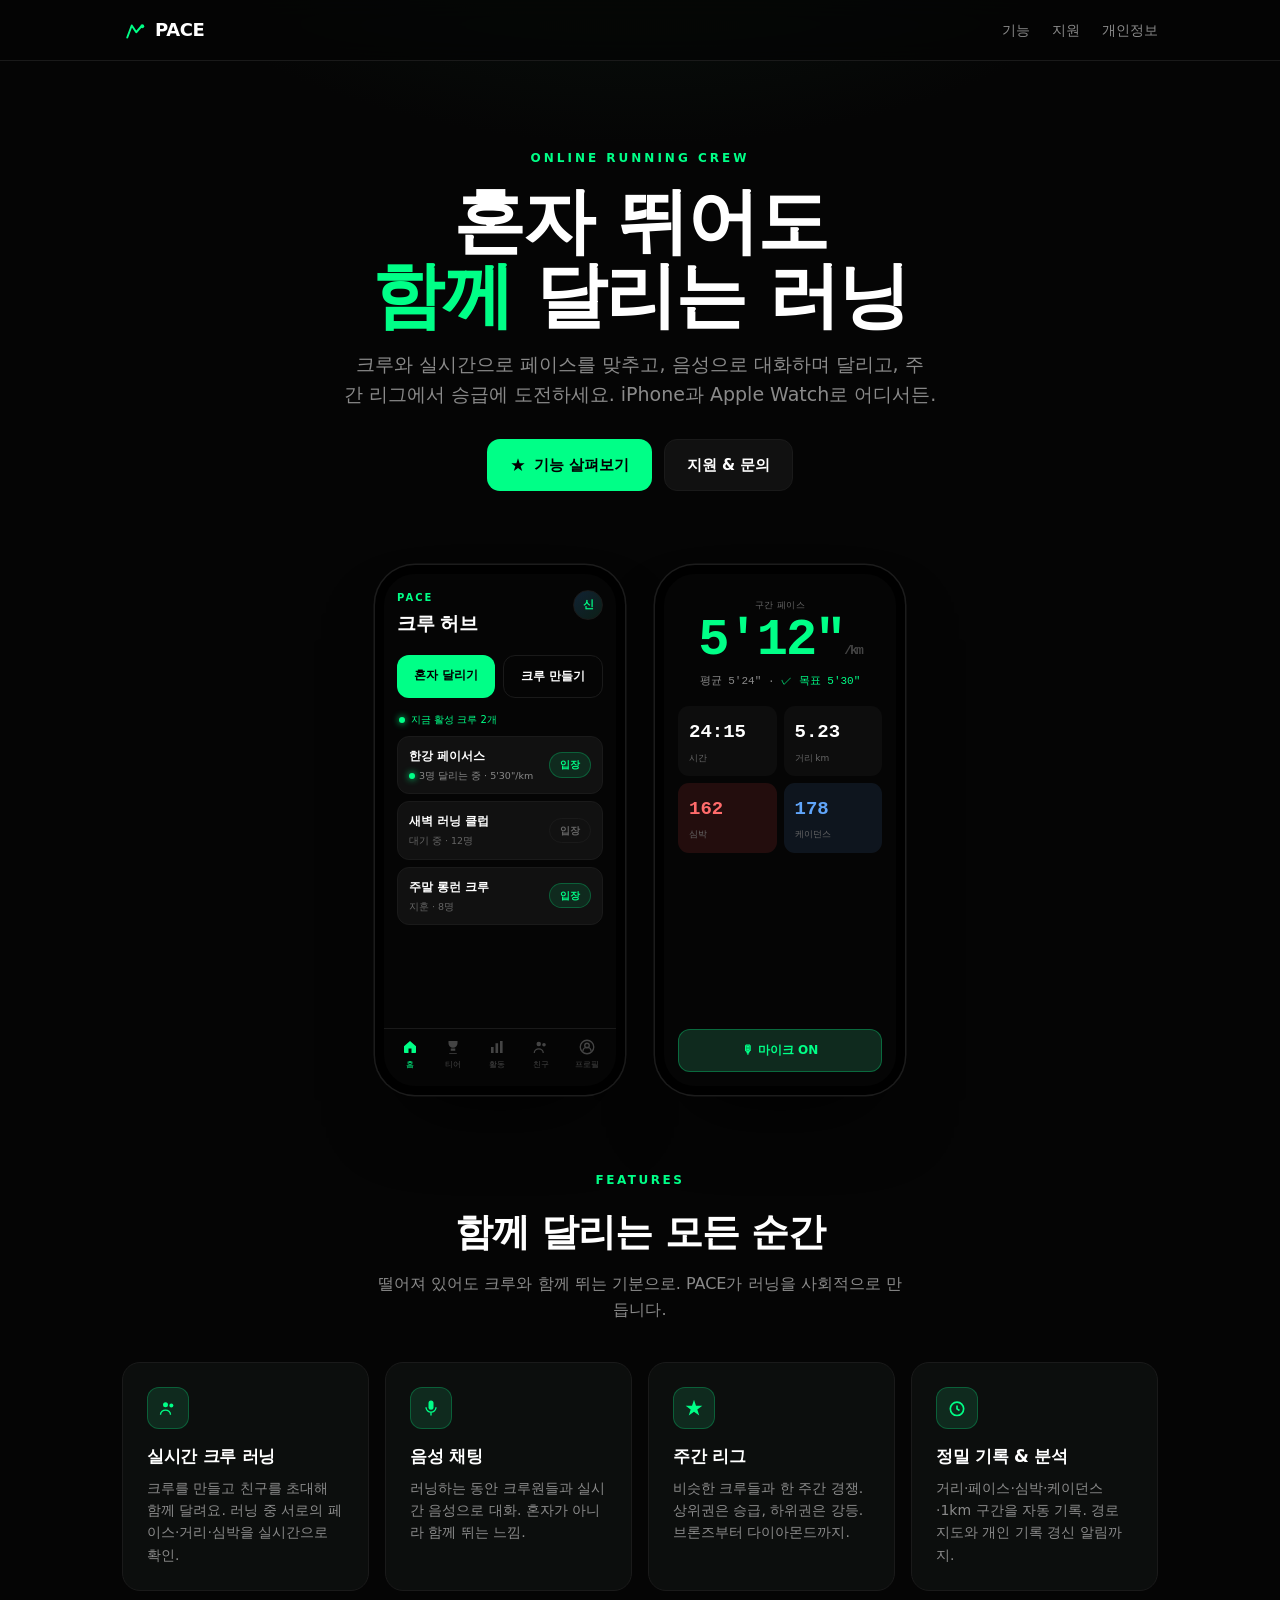
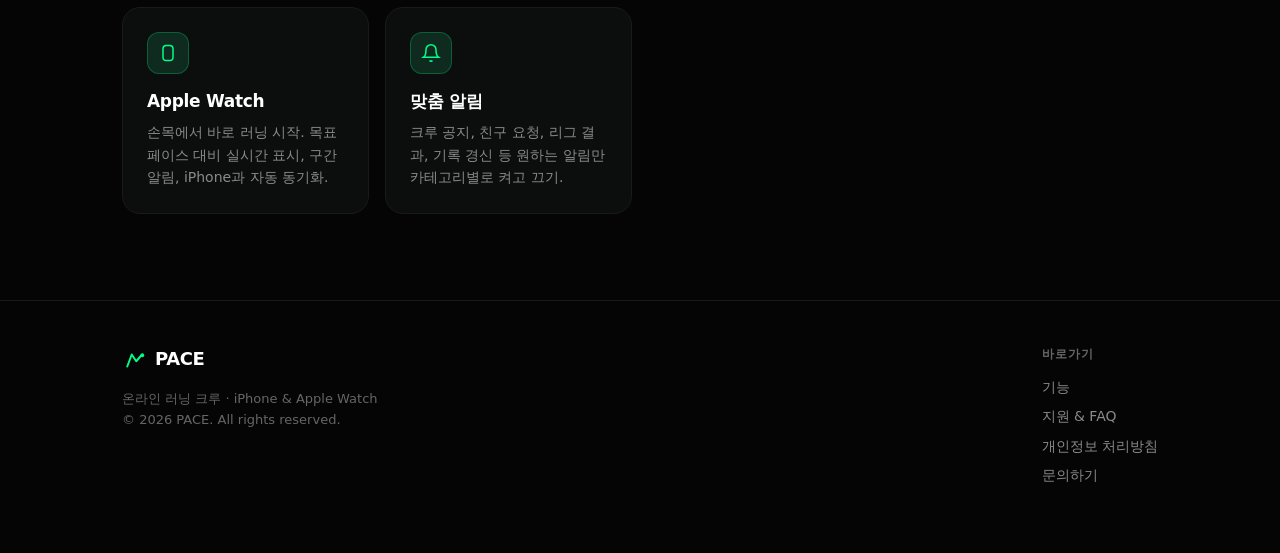
<file: index.html>
<!doctype html>
<html lang="ko">
<head>
<meta charset="utf-8">
<meta name="viewport" content="width=device-width, initial-scale=1">
<title>PACE — 온라인 러닝 크루</title>
<meta name="description" content="크루와 실시간으로 함께 달리는 러닝 앱. 주간 리그, 음성 채팅, Apple Watch 지원.">
<link rel="stylesheet" href="style.css">
<style>
  /* mini in-page screen (home) */
  .m-pad{padding:0 13px}
  .m-top{display:flex;justify-content:space-between;align-items:flex-start;margin-top:16px}
  .m-k{font-size:10px;letter-spacing:2px;color:var(--accent);font-weight:700}
  .m-h{font-size:19px;font-weight:800;letter-spacing:-.5px;margin-top:2px}
  .m-av{width:30px;height:30px;border-radius:50%;background:linear-gradient(135deg,#123,#0c1f16);border:1px solid var(--border);display:grid;place-items:center;font-size:11px;color:var(--accent);font-weight:700}
  .m-cta{display:flex;gap:8px;margin-top:16px}
  .m-b{flex:1;border-radius:12px;padding:11px 0;text-align:center;font-size:12px;font-weight:700}
  .m-b.f{background:var(--accent);color:#000}.m-b.o{border:1px solid var(--border);color:#fff}
  .m-live{display:flex;align-items:center;gap:6px;font-size:10px;color:var(--accent);margin:14px 2px 8px}
  .dot{width:6px;height:6px;border-radius:50%;background:var(--accent);box-shadow:0 0 7px var(--accent)}
  .m-card{display:flex;align-items:center;gap:9px;background:var(--surface);border:1px solid var(--border);border-radius:12px;padding:10px 11px;margin-bottom:7px}
  .m-card .t{font-size:12px;font-weight:700}.m-card .s{font-size:9.5px;color:var(--t70);margin-top:2px;display:flex;align-items:center;gap:4px}
  .m-badge{margin-left:auto;font-size:9.5px;font-weight:700;color:var(--accent);background:var(--accentDim);border:1px solid rgba(0,255,135,.25);border-radius:99px;padding:4px 10px}
  .m-tabs{margin-top:auto;display:flex;justify-content:space-around;padding:9px 4px 14px;border-top:1px solid var(--border);font-size:8px;color:var(--t45)}
  .m-tabs .on{color:var(--accent)}
  .m-tabs div{display:flex;flex-direction:column;align-items:center;gap:3px}.m-tabs svg{width:18px;height:18px}
  /* run mini */
  .rp{padding:16px 14px 0;display:flex;flex-direction:column;height:100%;text-align:center}
  .rp .lab{font-size:9px;color:var(--t55);letter-spacing:.5px;margin-top:8px}
  .rp .big{font-family:var(--mono);font-weight:800;font-size:52px;line-height:1;color:var(--accent);letter-spacing:-2px;margin-top:2px}
  .rp .big small{font-size:13px;color:var(--t45)}
  .rp .sub{font-family:var(--mono);font-size:11px;color:var(--t70);margin-top:6px}
  .rp .sub .ok{color:var(--accent)}
  .rg{display:grid;grid-template-columns:1fr 1fr;gap:7px;margin-top:16px}
  .rg .t{border-radius:11px;padding:11px;background:#0d0d0d;text-align:left}
  .rg .t .v{font-family:var(--mono);font-size:19px;font-weight:700}
  .rg .t .l{font-size:9px;color:var(--t55);margin-top:3px}
  .rg .hr{background:rgba(255,77,77,.12)}.rg .hr .v{color:#ff6b6b}
  .rg .cd{background:rgba(96,165,250,.1)}.rg .cd .v{color:var(--info)}
</style>
</head>
<body>

<nav class="nav"><div class="wrap">
  <a class="brand" href="index.html"><svg viewBox="0 0 32 32"><path d="M7 26 L13 10 L19 19 L25 12" fill="none" stroke="#00ff87" stroke-width="2.6" stroke-linecap="round" stroke-linejoin="round"/><circle cx="27" cy="11" r="2.6" fill="#00ff87"/></svg>PACE</a>
  <div class="nav-links">
    <a href="#features">기능</a>
    <a href="support.html">지원</a>
    <a href="privacy.html">개인정보</a>
  </div>
</div></nav>

<header class="hero"><div class="wrap">
  <div class="kicker">Online Running Crew</div>
  <h1>혼자 뛰어도<br><em>함께</em> 달리는 러닝</h1>
  <p class="lead">크루와 실시간으로 페이스를 맞추고, 음성으로 대화하며 달리고, 주간 리그에서 승급에 도전하세요. iPhone과 Apple Watch로 어디서든.</p>
  <div class="badges">
    <a class="btn primary" href="#features"><svg viewBox="0 0 24 24" fill="#000"><path d="M12 2l2.4 7.4H22l-6 4.5 2.3 7.1L12 16.6 5.7 21l2.3-7.1-6-4.5h7.6z"/></svg>기능 살펴보기</a>
    <a class="btn ghost" href="support.html">지원 &amp; 문의</a>
  </div>
</div></header>

<!-- device showcase -->
<div class="wrap"><div class="showcase">
  <!-- home -->
  <div class="phone"><div class="scr">
    <div class="m-pad">
      <div class="m-top"><div><div class="m-k">PACE</div><div class="m-h">크루 허브</div></div><div class="m-av">신</div></div>
      <div class="m-cta"><div class="m-b f">혼자 달리기</div><div class="m-b o">크루 만들기</div></div>
      <div class="m-live"><span class="dot"></span>지금 활성 크루 2개</div>
      <div class="m-card"><div style="flex:1"><div class="t">한강 페이서스</div><div class="s"><span class="dot"></span>3명 달리는 중 · 5'30"/km</div></div><span class="m-badge">입장</span></div>
      <div class="m-card"><div style="flex:1"><div class="t">새벽 러닝 클럽</div><div class="s" style="color:var(--t55)">대기 중 · 12명</div></div><span class="m-badge" style="color:var(--t55);background:transparent;border-color:var(--border)">입장</span></div>
      <div class="m-card"><div style="flex:1"><div class="t">주말 롱런 크루</div><div class="s" style="color:var(--t55)">지훈 · 8명</div></div><span class="m-badge">입장</span></div>
    </div>
    <div class="m-tabs">
      <div class="on"><svg viewBox="0 0 24 24" fill="currentColor"><path d="M4 11l8-7 8 7v8a1 1 0 01-1 1h-5v-6h-4v6H5a1 1 0 01-1-1z"/></svg>홈</div>
      <div><svg viewBox="0 0 24 24" fill="currentColor"><path d="M6 4h12v3a6 6 0 01-12 0zM9 14h6v3H9zM7 20h10v1H7z"/></svg>티어</div>
      <div><svg viewBox="0 0 24 24" fill="currentColor"><rect x="4" y="12" width="3.5" height="8"/><rect x="10" y="7" width="3.5" height="13"/><rect x="16" y="4" width="3.5" height="16"/></svg>활동</div>
      <div><svg viewBox="0 0 24 24" fill="currentColor"><circle cx="9" cy="8" r="3"/><circle cx="16" cy="9" r="2.4"/><path d="M3 20c0-3.3 3-5.5 6-5.5s6 2.2 6 5.5" fill="none" stroke="currentColor" stroke-width="1.6"/></svg>친구</div>
      <div><svg viewBox="0 0 24 24" fill="none" stroke="currentColor" stroke-width="1.8"><circle cx="12" cy="12" r="9"/><circle cx="12" cy="10" r="3"/><path d="M6.5 18a5.5 5.5 0 0111 0"/></svg>프로필</div>
    </div>
  </div></div>
  <!-- run -->
  <div class="phone"><div class="scr">
    <div class="rp">
      <div class="lab">구간 페이스</div>
      <div class="big">5'12"<small>/km</small></div>
      <div class="sub">평균 5'24" · <span class="ok">✓ 목표 5'30"</span></div>
      <div class="rg">
        <div class="t"><div class="v">24:15</div><div class="l">시간</div></div>
        <div class="t"><div class="v">5.23</div><div class="l">거리 km</div></div>
        <div class="t hr"><div class="v">162</div><div class="l">심박</div></div>
        <div class="t cd"><div class="v">178</div><div class="l">케이던스</div></div>
      </div>
      <div style="margin-top:auto;margin-bottom:14px;background:var(--accentDim);border:1px solid rgba(0,255,135,.3);border-radius:12px;padding:11px;color:var(--accent);font-size:12px;font-weight:700">🎙 마이크 ON</div>
    </div>
  </div></div>
</div></div>

<!-- features -->
<section id="features"><div class="wrap">
  <div class="eyebrow">Features</div>
  <h2>함께 달리는 모든 순간</h2>
  <p class="section-sub">떨어져 있어도 크루와 함께 뛰는 기분으로. PACE가 러닝을 사회적으로 만듭니다.</p>
  <div class="features">
    <div class="card">
      <div class="ic"><svg viewBox="0 0 24 24" fill="currentColor"><circle cx="9" cy="8" r="3"/><circle cx="16" cy="9" r="2.4"/><path d="M3 20c0-3.3 3-5.5 6-5.5s6 2.2 6 5.5" fill="none" stroke="currentColor" stroke-width="1.6"/></svg></div>
      <h3>실시간 크루 러닝</h3>
      <p>크루를 만들고 친구를 초대해 함께 달려요. 러닝 중 서로의 페이스·거리·심박을 실시간으로 확인.</p>
    </div>
    <div class="card">
      <div class="ic"><svg viewBox="0 0 24 24" fill="currentColor"><rect x="9" y="3" width="6" height="11" rx="3"/><path d="M6 11a6 6 0 0012 0M12 17v4" stroke="currentColor" stroke-width="1.6" fill="none"/></svg></div>
      <h3>음성 채팅</h3>
      <p>러닝하는 동안 크루원들과 실시간 음성으로 대화. 혼자가 아니라 함께 뛰는 느낌.</p>
    </div>
    <div class="card">
      <div class="ic"><svg viewBox="0 0 24 24" fill="currentColor"><path d="M12 2l2.4 7.4H22l-6 4.5 2.3 7.1L12 16.6 5.7 21l2.3-7.1-6-4.5h7.6z"/></svg></div>
      <h3>주간 리그</h3>
      <p>비슷한 크루들과 한 주간 경쟁. 상위권은 승급, 하위권은 강등. 브론즈부터 다이아몬드까지.</p>
    </div>
    <div class="card">
      <div class="ic"><svg viewBox="0 0 24 24" fill="none" stroke="currentColor" stroke-width="2"><circle cx="12" cy="13" r="8"/><path d="M12 9v4l3 2"/></svg></div>
      <h3>정밀 기록 &amp; 분석</h3>
      <p>거리·페이스·심박·케이던스·1km 구간을 자동 기록. 경로 지도와 개인 기록 경신 알림까지.</p>
    </div>
    <div class="card">
      <div class="ic"><svg viewBox="0 0 24 24" fill="none" stroke="currentColor" stroke-width="1.8"><rect x="6" y="3" width="12" height="18" rx="4"/><path d="M12 7v0"/></svg></div>
      <h3>Apple Watch</h3>
      <p>손목에서 바로 러닝 시작. 목표 페이스 대비 실시간 표시, 구간 알림, iPhone과 자동 동기화.</p>
    </div>
    <div class="card">
      <div class="ic"><svg viewBox="0 0 24 24" fill="none" stroke="currentColor" stroke-width="1.8"><path d="M18 8a6 6 0 10-12 0c0 7-3 9-3 9h18s-3-2-3-9M13.7 21a2 2 0 01-3.4 0"/></svg></div>
      <h3>맞춤 알림</h3>
      <p>크루 공지, 친구 요청, 리그 결과, 기록 경신 등 원하는 알림만 카테고리별로 켜고 끄기.</p>
    </div>
  </div>
</div></section>

<footer><div class="wrap">
  <div>
    <a class="brand" href="index.html"><svg viewBox="0 0 32 32"><path d="M7 26 L13 10 L19 19 L25 12" fill="none" stroke="#00ff87" stroke-width="2.6" stroke-linecap="round" stroke-linejoin="round"/><circle cx="27" cy="11" r="2.6" fill="#00ff87"/></svg>PACE</a>
    <div class="copy">온라인 러닝 크루 · iPhone &amp; Apple Watch<br>© 2026 PACE. All rights reserved.</div>
  </div>
  <div class="fcol">
    <h4>바로가기</h4>
    <a href="#features">기능</a>
    <a href="support.html">지원 &amp; FAQ</a>
    <a href="privacy.html">개인정보 처리방침</a>
    <a href="mailto:dsin1118@icloud.com">문의하기</a>
  </div>
</div></footer>

</body>
</html>
</file>
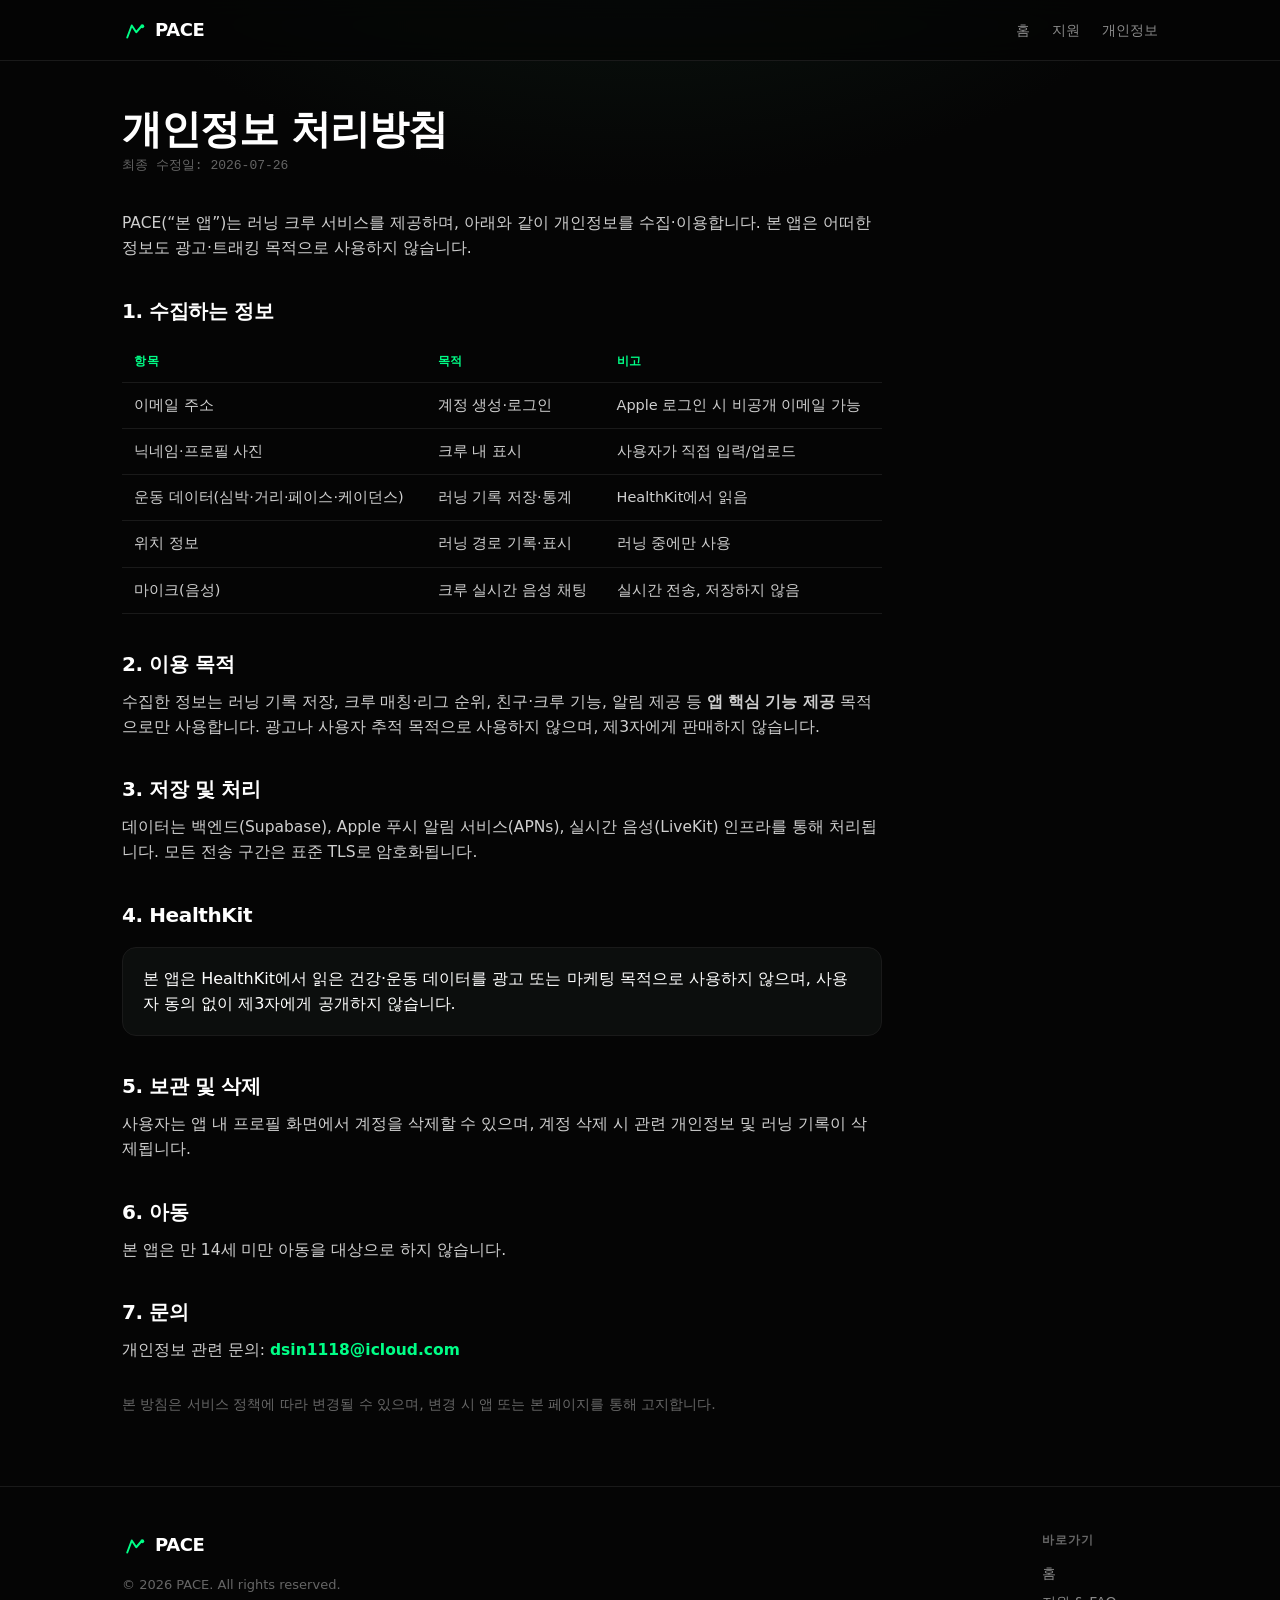
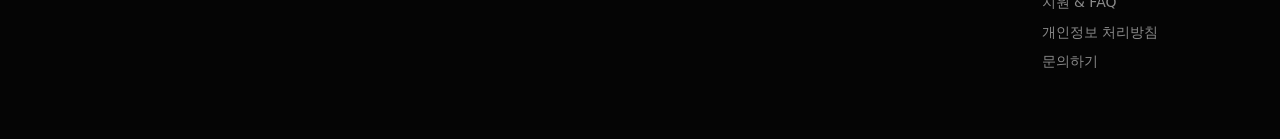
<file: privacy.html>
<!doctype html>
<html lang="ko">
<head>
<meta charset="utf-8">
<meta name="viewport" content="width=device-width, initial-scale=1">
<title>개인정보 처리방침 — PACE</title>
<meta name="description" content="PACE 러닝 크루 앱의 개인정보 처리방침.">
<link rel="stylesheet" href="style.css">
</head>
<body>

<nav class="nav"><div class="wrap">
  <a class="brand" href="index.html"><svg viewBox="0 0 32 32"><path d="M7 26 L13 10 L19 19 L25 12" fill="none" stroke="#00ff87" stroke-width="2.6" stroke-linecap="round" stroke-linejoin="round"/><circle cx="27" cy="11" r="2.6" fill="#00ff87"/></svg>PACE</a>
  <div class="nav-links">
    <a href="index.html">홈</a>
    <a href="support.html">지원</a>
    <a href="privacy.html">개인정보</a>
  </div>
</div></nav>

<main class="wrap"><article class="doc">
  <h1>개인정보 처리방침</h1>
  <div class="updated">최종 수정일: 2026-07-26</div>

  <p>PACE(“본 앱”)는 러닝 크루 서비스를 제공하며, 아래와 같이 개인정보를 수집·이용합니다. 본 앱은 어떠한 정보도 광고·트래킹 목적으로 사용하지 않습니다.</p>

  <h2>1. 수집하는 정보</h2>
  <table>
    <thead><tr><th>항목</th><th>목적</th><th>비고</th></tr></thead>
    <tbody>
      <tr><td>이메일 주소</td><td>계정 생성·로그인</td><td>Apple 로그인 시 비공개 이메일 가능</td></tr>
      <tr><td>닉네임·프로필 사진</td><td>크루 내 표시</td><td>사용자가 직접 입력/업로드</td></tr>
      <tr><td>운동 데이터(심박·거리·페이스·케이던스)</td><td>러닝 기록 저장·통계</td><td>HealthKit에서 읽음</td></tr>
      <tr><td>위치 정보</td><td>러닝 경로 기록·표시</td><td>러닝 중에만 사용</td></tr>
      <tr><td>마이크(음성)</td><td>크루 실시간 음성 채팅</td><td>실시간 전송, 저장하지 않음</td></tr>
    </tbody>
  </table>

  <h2>2. 이용 목적</h2>
  <p>수집한 정보는 러닝 기록 저장, 크루 매칭·리그 순위, 친구·크루 기능, 알림 제공 등 <strong>앱 핵심 기능 제공</strong> 목적으로만 사용합니다. 광고나 사용자 추적 목적으로 사용하지 않으며, 제3자에게 판매하지 않습니다.</p>

  <h2>3. 저장 및 처리</h2>
  <p>데이터는 백엔드(Supabase), Apple 푸시 알림 서비스(APNs), 실시간 음성(LiveKit) 인프라를 통해 처리됩니다. 모든 전송 구간은 표준 TLS로 암호화됩니다.</p>

  <h2>4. HealthKit</h2>
  <div class="box">본 앱은 HealthKit에서 읽은 건강·운동 데이터를 광고 또는 마케팅 목적으로 사용하지 않으며, 사용자 동의 없이 제3자에게 공개하지 않습니다.</div>

  <h2>5. 보관 및 삭제</h2>
  <p>사용자는 앱 내 프로필 화면에서 계정을 삭제할 수 있으며, 계정 삭제 시 관련 개인정보 및 러닝 기록이 삭제됩니다.</p>

  <h2>6. 아동</h2>
  <p>본 앱은 만 14세 미만 아동을 대상으로 하지 않습니다.</p>

  <h2>7. 문의</h2>
  <p>개인정보 관련 문의: <a href="mailto:dsin1118@icloud.com">dsin1118@icloud.com</a></p>

  <p style="color:var(--t55);font-size:14px;margin-top:30px">본 방침은 서비스 정책에 따라 변경될 수 있으며, 변경 시 앱 또는 본 페이지를 통해 고지합니다.</p>
</article></main>

<footer><div class="wrap">
  <div>
    <a class="brand" href="index.html"><svg viewBox="0 0 32 32"><path d="M7 26 L13 10 L19 19 L25 12" fill="none" stroke="#00ff87" stroke-width="2.6" stroke-linecap="round" stroke-linejoin="round"/><circle cx="27" cy="11" r="2.6" fill="#00ff87"/></svg>PACE</a>
    <div class="copy">© 2026 PACE. All rights reserved.</div>
  </div>
  <div class="fcol">
    <h4>바로가기</h4>
    <a href="index.html">홈</a>
    <a href="support.html">지원 &amp; FAQ</a>
    <a href="privacy.html">개인정보 처리방침</a>
    <a href="mailto:dsin1118@icloud.com">문의하기</a>
  </div>
</div></footer>

</body>
</html>
</file>
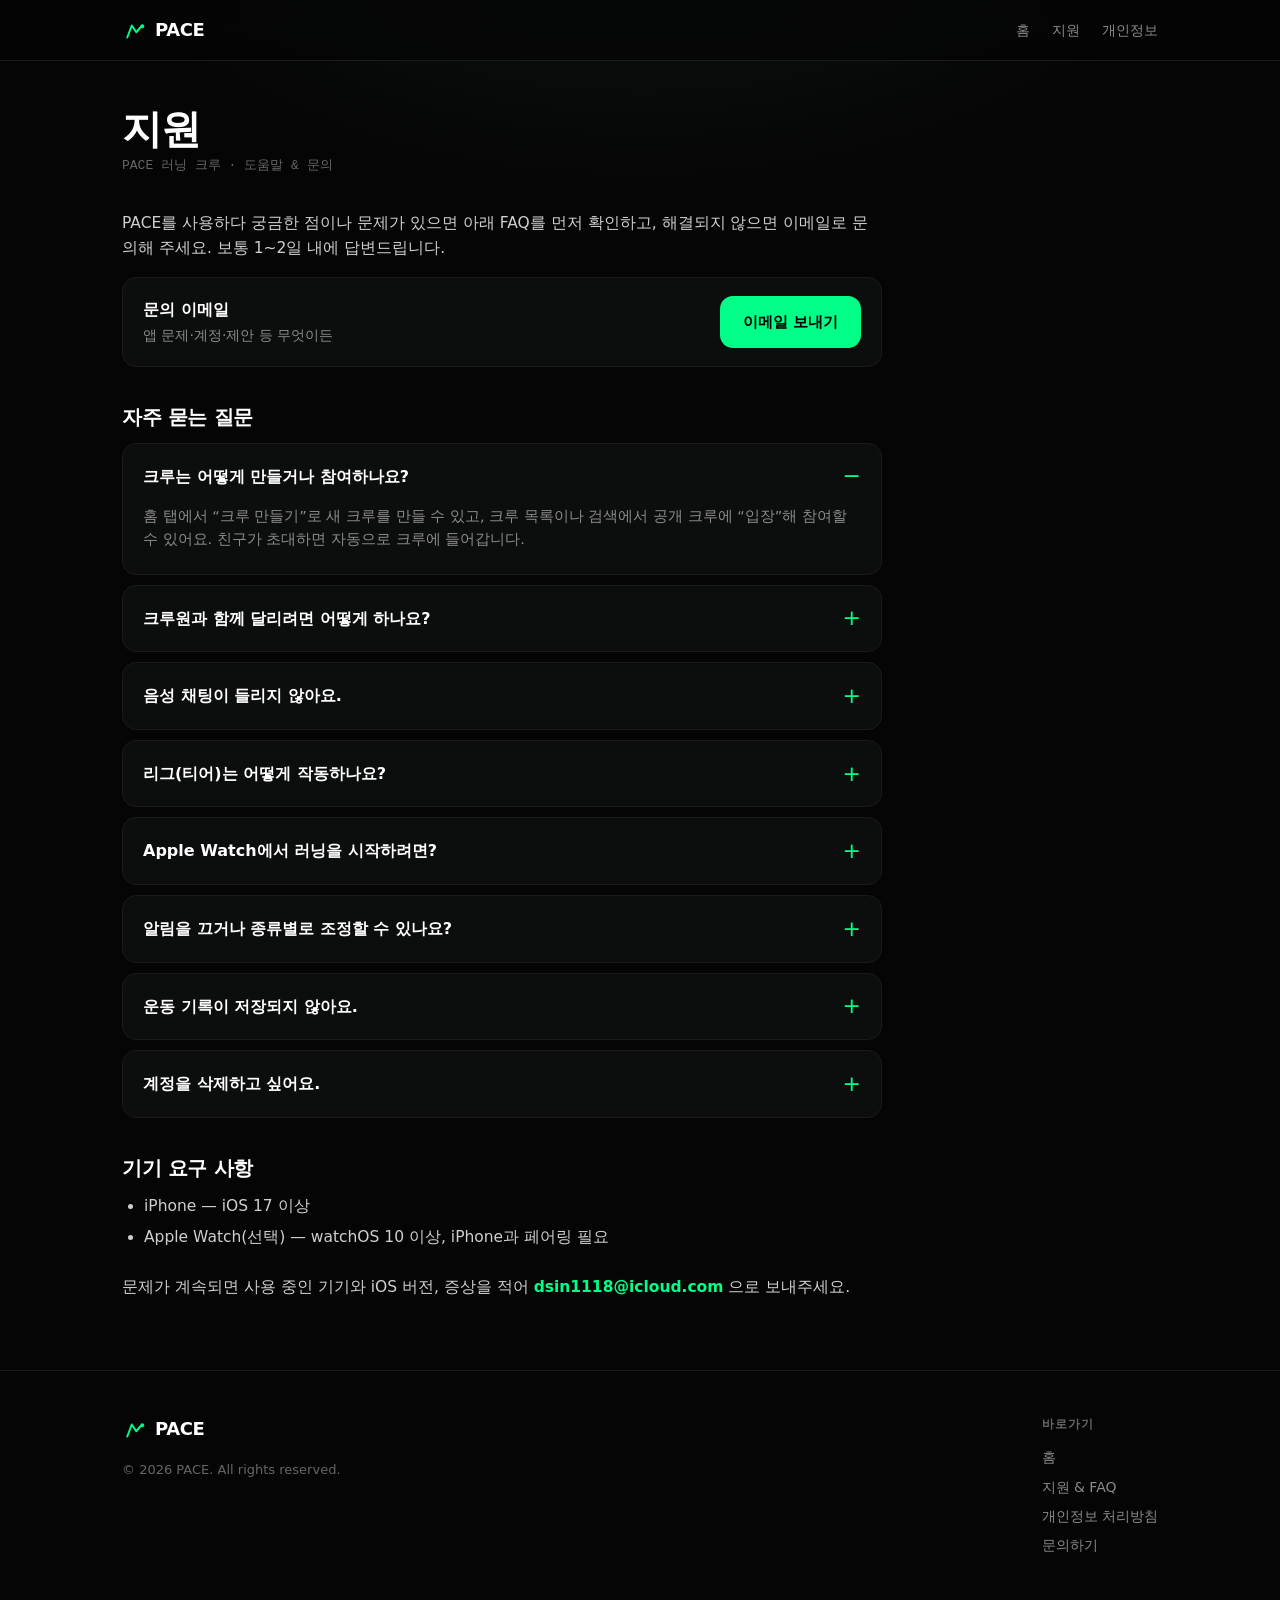
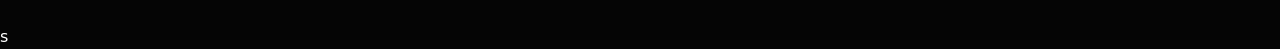
<file: support.html>
<!doctype html>
<html lang="ko">
<head>
<meta charset="utf-8">
<meta name="viewport" content="width=device-width, initial-scale=1">
<title>지원 — PACE</title>
<meta name="description" content="PACE 러닝 크루 앱 지원 및 자주 묻는 질문.">
<link rel="stylesheet" href="style.css">
</head>
<body>

<nav class="nav"><div class="wrap">
  <a class="brand" href="index.html"><svg viewBox="0 0 32 32"><path d="M7 26 L13 10 L19 19 L25 12" fill="none" stroke="#00ff87" stroke-width="2.6" stroke-linecap="round" stroke-linejoin="round"/><circle cx="27" cy="11" r="2.6" fill="#00ff87"/></svg>PACE</a>
  <div class="nav-links">
    <a href="index.html">홈</a>
    <a href="support.html">지원</a>
    <a href="privacy.html">개인정보</a>
  </div>
</div></nav>

<main class="wrap"><article class="doc">
  <h1>지원</h1>
  <div class="updated">PACE 러닝 크루 · 도움말 &amp; 문의</div>

  <p>PACE를 사용하다 궁금한 점이나 문제가 있으면 아래 FAQ를 먼저 확인하고, 해결되지 않으면 이메일로 문의해 주세요. 보통 1~2일 내에 답변드립니다.</p>

  <div class="box" style="display:flex;align-items:center;justify-content:space-between;gap:16px;flex-wrap:wrap">
    <div>
      <div style="font-weight:700;font-size:16px">문의 이메일</div>
      <div style="color:var(--t70);font-size:14px;margin-top:2px">앱 문제·계정·제안 등 무엇이든</div>
    </div>
    <a class="btn primary" href="mailto:dsin1118@icloud.com?subject=PACE%20문의">이메일 보내기</a>
  </div>

  <h2>자주 묻는 질문</h2>
  <div class="faq">
    <details open>
      <summary>크루는 어떻게 만들거나 참여하나요?</summary>
      <p>홈 탭에서 “크루 만들기”로 새 크루를 만들 수 있고, 크루 목록이나 검색에서 공개 크루에 “입장”해 참여할 수 있어요. 친구가 초대하면 자동으로 크루에 들어갑니다.</p>
    </details>
    <details>
      <summary>크루원과 함께 달리려면 어떻게 하나요?</summary>
      <p>같은 크루의 멤버가 각자 “러닝 시작”을 누르면 서로의 실시간 페이스·거리·심박이 러닝 화면에 표시됩니다. 음성 채팅으로 대화하며 함께 달릴 수 있어요.</p>
    </details>
    <details>
      <summary>음성 채팅이 들리지 않아요.</summary>
      <p>음성은 iPhone에서 작동합니다. 설정 &gt; PACE에서 마이크 권한이 허용되어 있는지 확인하고, 같은 크루의 다른 멤버도 러닝 중이어야 서로 들립니다. Apple Watch의 마이크 버튼은 iPhone의 음성을 켜고 끕니다.</p>
    </details>
    <details>
      <summary>리그(티어)는 어떻게 작동하나요?</summary>
      <p>비슷한 크루들이 한 리그로 묶여 한 주간 점수로 경쟁합니다. 상위권은 다음 주 승급, 하위권은 강등돼요. 점수는 매주 초기화되며, 티어 탭에서 우리 크루의 순위를 볼 수 있습니다.</p>
    </details>
    <details>
      <summary>Apple Watch에서 러닝을 시작하려면?</summary>
      <p>iPhone에서 PACE에 로그인되어 있으면 워치 앱에 자동으로 연결됩니다. 워치의 큰 “러닝 시작” 버튼을 누르고 혼자 달리기 또는 크루를 선택하면 3초 후 러닝이 시작됩니다.</p>
    </details>
    <details>
      <summary>알림을 끄거나 종류별로 조정할 수 있나요?</summary>
      <p>프로필 &gt; 알림 설정에서 크루·리그·친구·기록·리마인더 카테고리를 각각 켜고 끌 수 있어요. 앱을 켜 둔 동안에는 알림 배너가 표시되지 않습니다.</p>
    </details>
    <details>
      <summary>운동 기록이 저장되지 않아요.</summary>
      <p>설정 &gt; 개인정보 보호 &gt; 건강에서 PACE의 HealthKit 권한과, 위치 권한이 허용되어 있는지 확인해 주세요. 너무 짧은 러닝(수 초)은 저장되지 않을 수 있습니다.</p>
    </details>
    <details>
      <summary>계정을 삭제하고 싶어요.</summary>
      <p>프로필 화면에서 계정을 삭제할 수 있습니다. 삭제 시 개인정보와 러닝 기록이 함께 삭제되며 되돌릴 수 없습니다.</p>
    </details>
  </div>

  <h2>기기 요구 사항</h2>
  <ul>
    <li>iPhone — iOS 17 이상</li>
    <li>Apple Watch(선택) — watchOS 10 이상, iPhone과 페어링 필요</li>
  </ul>

  <p style="margin-top:26px">문제가 계속되면 사용 중인 기기와 iOS 버전, 증상을 적어 <a href="mailto:dsin1118@icloud.com?subject=PACE%20문의">dsin1118@icloud.com</a> 으로 보내주세요.</p>
</article></main>

<footer><div class="wrap">
  <div>
    <a class="brand" href="index.html"><svg viewBox="0 0 32 32"><path d="M7 26 L13 10 L19 19 L25 12" fill="none" stroke="#00ff87" stroke-width="2.6" stroke-linecap="round" stroke-linejoin="round"/><circle cx="27" cy="11" r="2.6" fill="#00ff87"/></svg>PACE</a>
    <div class="copy">© 2026 PACE. All rights reserved.</div>
  </div>
  <div class="fcol">
    <h4>바로가기</h4>
    <a href="index.html">홈</a>
    <a href="support.html">지원 &amp; FAQ</a>
    <a href="privacy.html">개인정보 처리방침</a>
    <a href="mailto:dsin1118@icloud.com">문의하기</a>
  </div>
</div></footer>

</body>
</html>
s
</file>
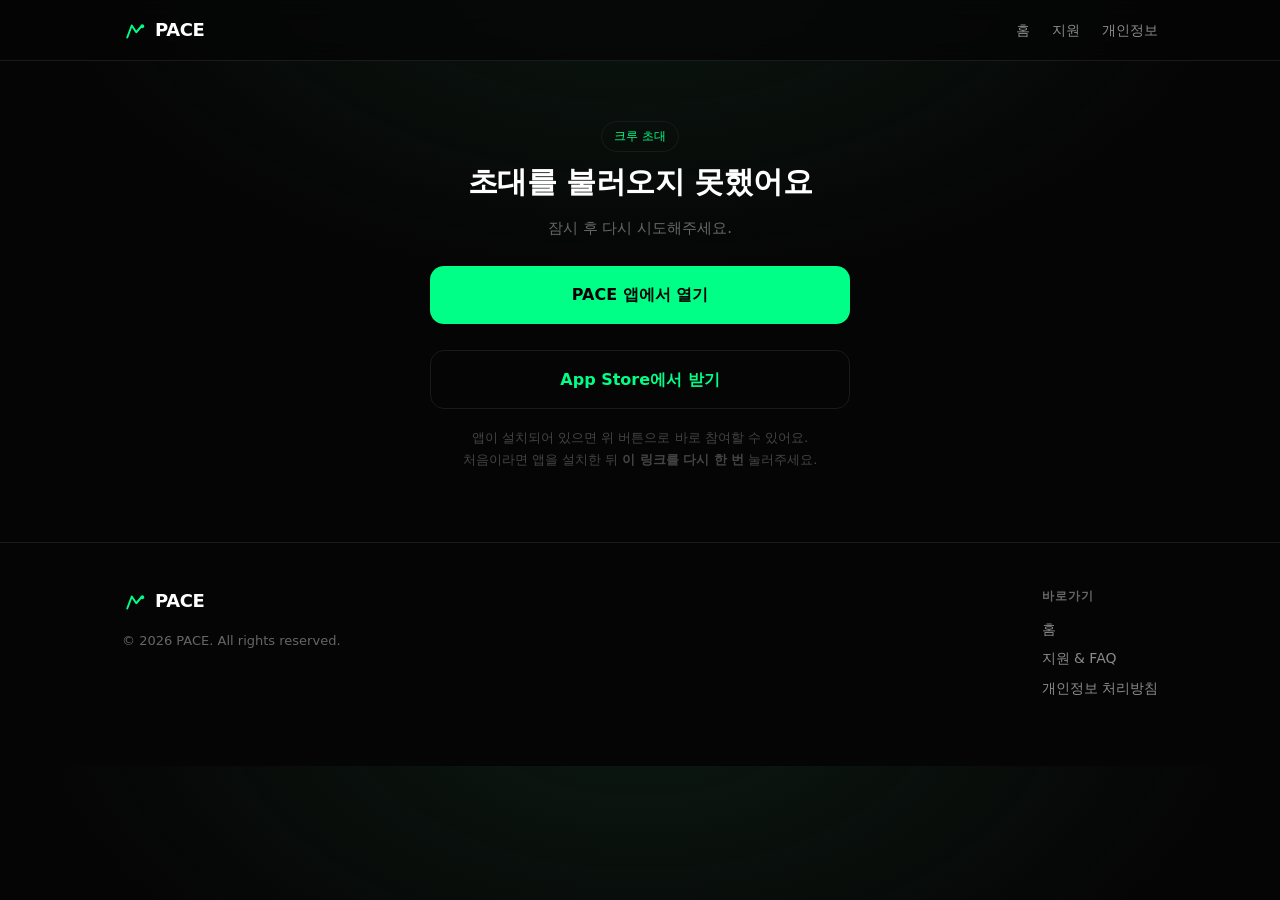
<file: docs/invite.html>
<!doctype html>
<html lang="ko">
<head>
<meta charset="utf-8">
<meta name="viewport" content="width=device-width, initial-scale=1">
<title>크루 초대 — PACE</title>
<meta name="description" content="PACE 러닝 크루에 초대되었습니다.">
<link rel="stylesheet" href="style.css">
<style>
  .invite { max-width: 460px; margin: 0 auto; text-align: center; padding: 60px 20px 40px; }
  .crew { font-size: 30px; font-weight: 800; letter-spacing: -0.5px; margin: 6px 0 4px; }
  .members { color: var(--t55); font-size: 15px; }
  .cta { display:block; margin: 26px 0 10px; padding: 16px 20px; border-radius: 14px;
         background: var(--accent); color: #000; font-weight: 700; font-size: 16px;
         text-decoration: none; }
  .hint { color: var(--t45); font-size: 13px; line-height: 1.7; margin-top: 18px; }
  .err  { color: var(--t55); font-size: 15px; margin-top: 10px; }
  .badge { display:inline-block; padding: 5px 12px; border-radius: 999px; font-size: 12px;
           border: 1px solid var(--border); color: var(--accent); }
</style>
</head>
<body>

<nav class="nav"><div class="wrap">
  <a class="brand" href="index.html"><svg viewBox="0 0 32 32"><path d="M7 26 L13 10 L19 19 L25 12" fill="none" stroke="#00ff87" stroke-width="2.6" stroke-linecap="round" stroke-linejoin="round"/><circle cx="27" cy="11" r="2.6" fill="#00ff87"/></svg>PACE</a>
  <div class="nav-links">
    <a href="index.html">홈</a>
    <a href="support.html">지원</a>
    <a href="privacy.html">개인정보</a>
  </div>
</div></nav>

<main class="wrap">
  <div class="invite">
    <div class="badge">크루 초대</div>
    <div id="content">
      <div class="crew" id="crewName">불러오는 중…</div>
    </div>

    <a class="cta" id="openApp" href="#">PACE 앱에서 열기</a>
    <a class="cta" style="background:transparent;border:1px solid var(--border);color:var(--accent)"
       id="appStore" href="https://apps.apple.com/kr/app/id6794831435">App Store에서 받기</a>

    <p class="hint">
      앱이 설치되어 있으면 위 버튼으로 바로 참여할 수 있어요.<br>
      처음이라면 앱을 설치한 뒤 <strong>이 링크를 다시 한 번</strong> 눌러주세요.
    </p>
  </div>
</main>

<footer><div class="wrap">
  <div>
    <a class="brand" href="index.html"><svg viewBox="0 0 32 32"><path d="M7 26 L13 10 L19 19 L25 12" fill="none" stroke="#00ff87" stroke-width="2.6" stroke-linecap="round" stroke-linejoin="round"/><circle cx="27" cy="11" r="2.6" fill="#00ff87"/></svg>PACE</a>
    <div class="copy">© 2026 PACE. All rights reserved.</div>
  </div>
  <div class="fcol">
    <h4>바로가기</h4>
    <a href="index.html">홈</a>
    <a href="support.html">지원 &amp; FAQ</a>
    <a href="privacy.html">개인정보 처리방침</a>
  </div>
</div></footer>

<script>
// ⚠️ Supabase 프로젝트 값으로 교체하세요 (anon 키는 공개용이라 노출되어도 안전).
const SUPABASE_URL = "https://akxvhjflqsralrntliwm.supabase.co";
const SUPABASE_ANON = "eyJhbGciOiJIUzI1NiIsInR5cCI6IkpXVCJ9.eyJpc3MiOiJzdXBhYmFzZSIsInJlZiI6ImFreHZoamZscXNyYWxybnRsaXdtIiwicm9sZSI6ImFub24iLCJpYXQiOjE3ODQ5NTQ5MDEsImV4cCI6MjEwMDUzMDkwMX0.74kjAae0lvzEjqu_3Btldi1mFUtNLZn9jNcRLnbzBcg";

const token = new URLSearchParams(location.search).get("t") || "";
const APPSTORE = "https://apps.apple.com/kr/app/id6794831435";

// 카카오톡·인스타그램 등 인앱 브라우저는 Universal Link를 무시하므로
// 커스텀 스킴으로 앱을 연다. 앱이 없으면 아무 일도 안 일어나므로,
// 잠시 뒤에도 페이지가 그대로면 App Store로 보낸다.
document.getElementById("openApp").addEventListener("click", (e) => {
  e.preventDefault();
  const fallback = setTimeout(() => { location.href = APPSTORE; }, 1500);
  const cancel = () => clearTimeout(fallback);   // 앱이 열려 페이지가 가려지면 취소
  document.addEventListener("visibilitychange", () => { if (document.hidden) cancel(); });
  window.addEventListener("pagehide", cancel);
  location.href = `pace://invite?t=${encodeURIComponent(token)}`;
});

// 유효하지 않은 토큰이면 크루 정보를 아예 내려주지 않는다(서버에서 차단).
fetch(`${SUPABASE_URL}/rest/v1/rpc/crew_invite_preview`, {
  method: "POST",
  headers: { "apikey": SUPABASE_ANON, "Authorization": `Bearer ${SUPABASE_ANON}`,
             "Content-Type": "application/json" },
  body: JSON.stringify({ p_token: token })
})
  .then(r => r.json())
  .then(rows => {
    const r = Array.isArray(rows) ? rows[0] : null;
    const el = document.getElementById("content");
    if (!r || !r.valid) {
      el.innerHTML = `<div class="crew">초대를 열 수 없어요</div>
                      <div class="err">${(r && r.reason) || "유효하지 않은 초대 링크예요."}</div>`;
      return;
    }
    el.innerHTML = `<div class="crew">${r.crew_name}</div>
                    <div class="members">${r.members} / ${r.max_members}명 · 함께 달릴 크루에 초대되었어요</div>`;
  })
  .catch(() => {
    document.getElementById("content").innerHTML =
      `<div class="crew">초대를 불러오지 못했어요</div>
       <div class="err">잠시 후 다시 시도해주세요.</div>`;
  });
</script>

</body>
</html>
</file>
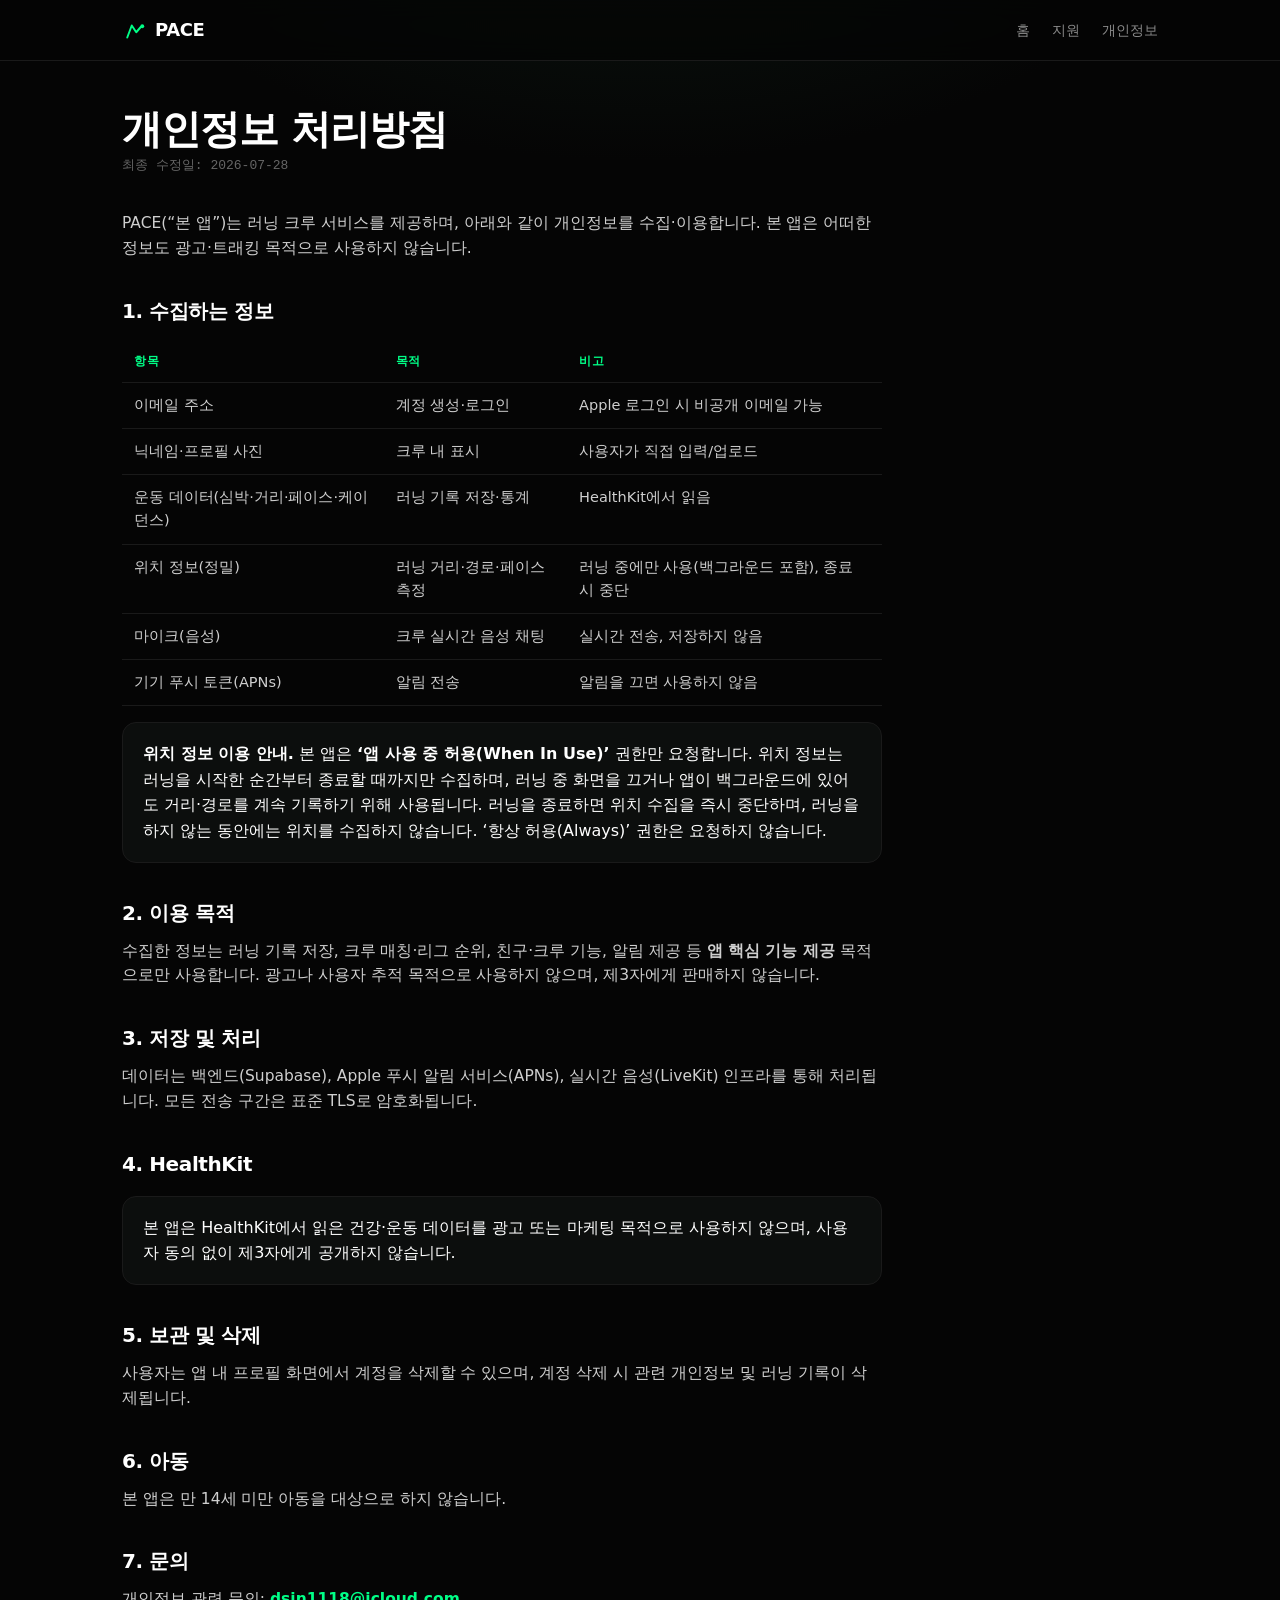
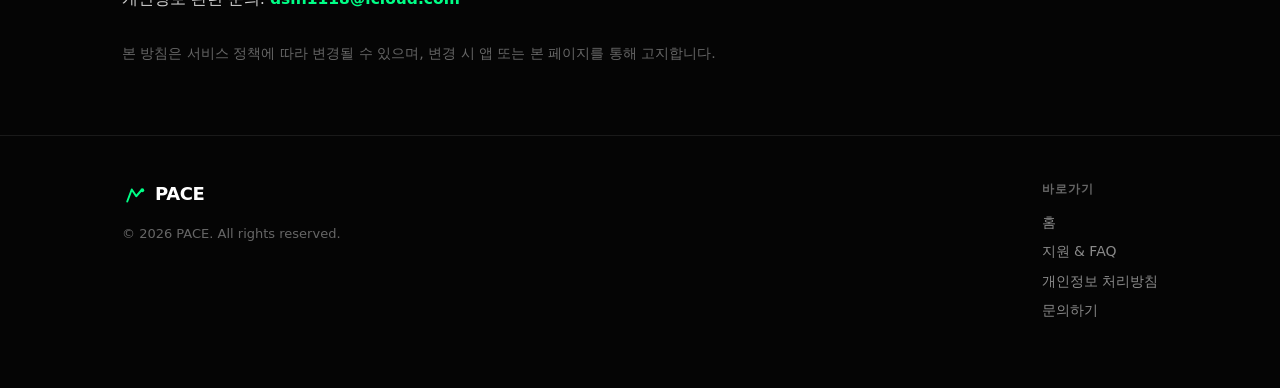
<file: docs/privacy.html>
<!doctype html>
<html lang="ko">
<head>
<meta charset="utf-8">
<meta name="viewport" content="width=device-width, initial-scale=1">
<title>개인정보 처리방침 — PACE</title>
<meta name="description" content="PACE 러닝 크루 앱의 개인정보 처리방침.">
<link rel="stylesheet" href="style.css">
</head>
<body>

<nav class="nav"><div class="wrap">
  <a class="brand" href="index.html"><svg viewBox="0 0 32 32"><path d="M7 26 L13 10 L19 19 L25 12" fill="none" stroke="#00ff87" stroke-width="2.6" stroke-linecap="round" stroke-linejoin="round"/><circle cx="27" cy="11" r="2.6" fill="#00ff87"/></svg>PACE</a>
  <div class="nav-links">
    <a href="index.html">홈</a>
    <a href="support.html">지원</a>
    <a href="privacy.html">개인정보</a>
  </div>
</div></nav>

<main class="wrap"><article class="doc">
  <h1>개인정보 처리방침</h1>
  <div class="updated">최종 수정일: 2026-07-28</div>

  <p>PACE(“본 앱”)는 러닝 크루 서비스를 제공하며, 아래와 같이 개인정보를 수집·이용합니다. 본 앱은 어떠한 정보도 광고·트래킹 목적으로 사용하지 않습니다.</p>

  <h2>1. 수집하는 정보</h2>
  <table>
    <thead><tr><th>항목</th><th>목적</th><th>비고</th></tr></thead>
    <tbody>
      <tr><td>이메일 주소</td><td>계정 생성·로그인</td><td>Apple 로그인 시 비공개 이메일 가능</td></tr>
      <tr><td>닉네임·프로필 사진</td><td>크루 내 표시</td><td>사용자가 직접 입력/업로드</td></tr>
      <tr><td>운동 데이터(심박·거리·페이스·케이던스)</td><td>러닝 기록 저장·통계</td><td>HealthKit에서 읽음</td></tr>
      <tr><td>위치 정보(정밀)</td><td>러닝 거리·경로·페이스 측정</td><td>러닝 중에만 사용(백그라운드 포함), 종료 시 중단</td></tr>
      <tr><td>마이크(음성)</td><td>크루 실시간 음성 채팅</td><td>실시간 전송, 저장하지 않음</td></tr>
      <tr><td>기기 푸시 토큰(APNs)</td><td>알림 전송</td><td>알림을 끄면 사용하지 않음</td></tr>
    </tbody>
  </table>

  <div class="box">
    <strong>위치 정보 이용 안내.</strong> 본 앱은 <strong>‘앱 사용 중 허용(When In Use)’</strong> 권한만 요청합니다.
    위치 정보는 러닝을 시작한 순간부터 종료할 때까지만 수집하며, 러닝 중 화면을 끄거나 앱이 백그라운드에 있어도
    거리·경로를 계속 기록하기 위해 사용됩니다. 러닝을 종료하면 위치 수집을 즉시 중단하며, 러닝을 하지 않는
    동안에는 위치를 수집하지 않습니다. ‘항상 허용(Always)’ 권한은 요청하지 않습니다.
  </div>

  <h2>2. 이용 목적</h2>
  <p>수집한 정보는 러닝 기록 저장, 크루 매칭·리그 순위, 친구·크루 기능, 알림 제공 등 <strong>앱 핵심 기능 제공</strong> 목적으로만 사용합니다. 광고나 사용자 추적 목적으로 사용하지 않으며, 제3자에게 판매하지 않습니다.</p>

  <h2>3. 저장 및 처리</h2>
  <p>데이터는 백엔드(Supabase), Apple 푸시 알림 서비스(APNs), 실시간 음성(LiveKit) 인프라를 통해 처리됩니다. 모든 전송 구간은 표준 TLS로 암호화됩니다.</p>

  <h2>4. HealthKit</h2>
  <div class="box">본 앱은 HealthKit에서 읽은 건강·운동 데이터를 광고 또는 마케팅 목적으로 사용하지 않으며, 사용자 동의 없이 제3자에게 공개하지 않습니다.</div>

  <h2>5. 보관 및 삭제</h2>
  <p>사용자는 앱 내 프로필 화면에서 계정을 삭제할 수 있으며, 계정 삭제 시 관련 개인정보 및 러닝 기록이 삭제됩니다.</p>

  <h2>6. 아동</h2>
  <p>본 앱은 만 14세 미만 아동을 대상으로 하지 않습니다.</p>

  <h2>7. 문의</h2>
  <p>개인정보 관련 문의: <a href="mailto:dsin1118@icloud.com">dsin1118@icloud.com</a></p>

  <p style="color:var(--t55);font-size:14px;margin-top:30px">본 방침은 서비스 정책에 따라 변경될 수 있으며, 변경 시 앱 또는 본 페이지를 통해 고지합니다.</p>
</article></main>

<footer><div class="wrap">
  <div>
    <a class="brand" href="index.html"><svg viewBox="0 0 32 32"><path d="M7 26 L13 10 L19 19 L25 12" fill="none" stroke="#00ff87" stroke-width="2.6" stroke-linecap="round" stroke-linejoin="round"/><circle cx="27" cy="11" r="2.6" fill="#00ff87"/></svg>PACE</a>
    <div class="copy">© 2026 PACE. All rights reserved.</div>
  </div>
  <div class="fcol">
    <h4>바로가기</h4>
    <a href="index.html">홈</a>
    <a href="support.html">지원 &amp; FAQ</a>
    <a href="privacy.html">개인정보 처리방침</a>
    <a href="mailto:dsin1118@icloud.com">문의하기</a>
  </div>
</div></footer>

</body>
</html>
</file>
<file: style.css>
/* PACE — shared site styles (dark neon, matches the app) */
:root{
  --bg:#050505; --panel:#0c0e0d; --surface:#111; --border:#1a1a1a; --borderSoft:#222;
  --accent:#00ff87; --accentDim:#0f2a1e; --info:#60a5fa; --warn:#ff8c42;
  --tx:#fff; --t70:#8a8a8a; --t55:#666; --t45:#444;
  --ui:-apple-system,"SF Pro Text",system-ui,"Helvetica Neue",Arial,sans-serif;
  --mono:ui-monospace,"SF Mono",Menlo,monospace;
  --wrap:1080px;
}
*{box-sizing:border-box;margin:0;padding:0}
html{-webkit-text-size-adjust:100%;scroll-behavior:smooth}
body{background:
    radial-gradient(1000px 600px at 50% -10%, #0d1a13 0%, rgba(13,26,19,0) 60%),
    var(--bg);
  color:var(--tx);font-family:var(--ui);line-height:1.6;-webkit-font-smoothing:antialiased}
a{color:var(--accent);text-decoration:none}
a:hover{text-decoration:underline}
::selection{background:var(--accent);color:#000}
.wrap{max-width:var(--wrap);margin:0 auto;padding:0 22px}
.mark{width:1em;height:1em;vertical-align:-.12em}

/* nav */
.nav{position:sticky;top:0;z-index:20;backdrop-filter:blur(12px);
  background:rgba(5,5,5,.72);border-bottom:1px solid var(--border)}
.nav .wrap{display:flex;align-items:center;justify-content:space-between;height:60px}
.brand{display:flex;align-items:center;gap:9px;font-weight:800;font-size:18px;letter-spacing:-.4px;color:#fff}
.brand svg{width:24px;height:24px}
.nav-links{display:flex;gap:22px;font-size:14px}
.nav-links a{color:var(--t70)}
.nav-links a:hover{color:#fff;text-decoration:none}
@media(max-width:520px){.nav-links{gap:15px;font-size:13px}}

/* hero */
.hero{text-align:center;padding:88px 0 30px}
.kicker{font-size:12px;letter-spacing:3px;color:var(--accent);font-weight:700;text-transform:uppercase}
h1{font-size:clamp(38px,7.5vw,72px);line-height:1.03;font-weight:800;letter-spacing:-2px;
  margin:16px auto;max-width:15ch;text-wrap:balance}
h1 em{font-style:normal;color:var(--accent)}
.lead{color:var(--t70);font-size:clamp(16px,2.4vw,19px);max-width:54ch;margin:0 auto 30px;text-wrap:balance}
.badges{display:flex;gap:12px;justify-content:center;flex-wrap:wrap}
.btn{display:inline-flex;align-items:center;gap:8px;font-weight:700;font-size:15px;
  padding:13px 22px;border-radius:13px;border:1px solid var(--border)}
.btn.primary{background:var(--accent);color:#000;border-color:transparent}
.btn.primary:hover{text-decoration:none;filter:brightness(1.05)}
.btn.ghost{color:#fff;background:var(--surface)}
.btn.ghost:hover{text-decoration:none;border-color:var(--borderSoft)}
.btn svg{width:16px;height:16px}

/* device mockups */
.showcase{display:flex;gap:30px;justify-content:center;align-items:flex-start;flex-wrap:wrap;padding:44px 0 20px}
.phone{width:250px;border-radius:40px;background:#000;padding:9px;box-shadow:0 0 0 1.5px #1c1c1c,0 40px 80px -34px #000;flex:none}
.phone .scr{border-radius:31px;overflow:hidden;background:var(--bg);height:512px;display:flex;flex-direction:column;position:relative}

/* sections */
section{padding:56px 0}
.eyebrow{font-size:12px;letter-spacing:2.5px;color:var(--accent);font-weight:700;text-transform:uppercase;text-align:center}
h2{font-size:clamp(26px,4vw,38px);font-weight:800;letter-spacing:-1px;text-align:center;margin:12px auto 8px;text-wrap:balance;max-width:20ch}
.section-sub{color:var(--t70);text-align:center;max-width:52ch;margin:0 auto 40px}
.features{display:grid;grid-template-columns:repeat(auto-fit,minmax(230px,1fr));gap:16px}
.card{background:var(--panel);border:1px solid var(--border);border-radius:18px;padding:24px}
.card .ic{width:42px;height:42px;border-radius:12px;display:grid;place-items:center;
  background:var(--accentDim);border:1px solid rgba(0,255,135,.25);margin-bottom:14px}
.card .ic svg{width:20px;height:20px;color:var(--accent)}
.card h3{font-size:17px;font-weight:700;letter-spacing:-.3px;margin-bottom:6px}
.card p{color:var(--t70);font-size:14px}

/* document pages */
.doc{padding:48px 0 40px;max-width:760px}
.doc h1{font-size:clamp(28px,5vw,40px);text-align:left;margin:0 0 6px;max-width:none;letter-spacing:-1px}
.doc .updated{color:var(--t55);font-size:13px;font-family:var(--mono);margin-bottom:34px}
.doc h2{font-size:20px;text-align:left;margin:34px 0 10px;letter-spacing:-.4px;max-width:none}
.doc h3{font-size:16px;margin:22px 0 8px;font-weight:700}
.doc p,.doc li{color:#cfcfcf;font-size:15.5px}
.doc ul{padding-left:22px;margin:10px 0}
.doc li{margin:6px 0}
.doc a{font-weight:600}
.doc .box{background:var(--panel);border:1px solid var(--border);border-radius:14px;padding:18px 20px;margin:16px 0}
.doc table{width:100%;border-collapse:collapse;margin:14px 0;font-size:14.5px}
.doc th,.doc td{text-align:left;padding:11px 12px;border-bottom:1px solid var(--border);vertical-align:top}
.doc th{color:var(--accent);font-weight:700;font-size:12px;letter-spacing:.5px;text-transform:uppercase}
.doc td{color:#cfcfcf}
.faq{margin-top:8px}
.faq details{background:var(--panel);border:1px solid var(--border);border-radius:14px;padding:4px 20px;margin-bottom:10px}
.faq summary{cursor:pointer;padding:16px 0;font-weight:700;font-size:16px;list-style:none;
  display:flex;justify-content:space-between;align-items:center;gap:12px}
.faq summary::-webkit-details-marker{display:none}
.faq summary::after{content:"+";color:var(--accent);font-size:22px;font-weight:400;line-height:1}
.faq details[open] summary::after{content:"−"}
.faq details p{padding:0 0 18px;color:var(--t70);font-size:14.5px}

/* footer */
footer{border-top:1px solid var(--border);padding:44px 0 60px;margin-top:30px}
footer .wrap{display:flex;justify-content:space-between;gap:24px;flex-wrap:wrap;align-items:flex-start}
footer .brand{margin-bottom:12px}
footer .fcol h4{font-size:12px;letter-spacing:1px;text-transform:uppercase;color:var(--t55);margin-bottom:12px}
footer .fcol a{display:block;color:var(--t70);font-size:14px;margin:7px 0}
footer .fcol a:hover{color:#fff;text-decoration:none}
footer .copy{color:var(--t55);font-size:13px;margin-top:16px}
</file>
<file: docs/style.css>
/* PACE — shared site styles (dark neon, matches the app) */
:root{
  --bg:#050505; --panel:#0c0e0d; --surface:#111; --border:#1a1a1a; --borderSoft:#222;
  --accent:#00ff87; --accentDim:#0f2a1e; --info:#60a5fa; --warn:#ff8c42;
  --tx:#fff; --t70:#8a8a8a; --t55:#666; --t45:#444;
  --ui:-apple-system,"SF Pro Text",system-ui,"Helvetica Neue",Arial,sans-serif;
  --mono:ui-monospace,"SF Mono",Menlo,monospace;
  --wrap:1080px;
}
*{box-sizing:border-box;margin:0;padding:0}
html{-webkit-text-size-adjust:100%;scroll-behavior:smooth}
body{background:
    radial-gradient(1000px 600px at 50% -10%, #0d1a13 0%, rgba(13,26,19,0) 60%),
    var(--bg);
  color:var(--tx);font-family:var(--ui);line-height:1.6;-webkit-font-smoothing:antialiased}
a{color:var(--accent);text-decoration:none}
a:hover{text-decoration:underline}
::selection{background:var(--accent);color:#000}
.wrap{max-width:var(--wrap);margin:0 auto;padding:0 22px}
.mark{width:1em;height:1em;vertical-align:-.12em}

/* nav */
.nav{position:sticky;top:0;z-index:20;backdrop-filter:blur(12px);
  background:rgba(5,5,5,.72);border-bottom:1px solid var(--border)}
.nav .wrap{display:flex;align-items:center;justify-content:space-between;height:60px}
.brand{display:flex;align-items:center;gap:9px;font-weight:800;font-size:18px;letter-spacing:-.4px;color:#fff}
.brand svg{width:24px;height:24px}
.nav-links{display:flex;gap:22px;font-size:14px}
.nav-links a{color:var(--t70)}
.nav-links a:hover{color:#fff;text-decoration:none}
@media(max-width:520px){.nav-links{gap:15px;font-size:13px}}

/* hero */
.hero{text-align:center;padding:88px 0 30px}
.kicker{font-size:12px;letter-spacing:3px;color:var(--accent);font-weight:700;text-transform:uppercase}
h1{font-size:clamp(38px,7.5vw,72px);line-height:1.03;font-weight:800;letter-spacing:-2px;
  margin:16px auto;max-width:15ch;text-wrap:balance}
h1 em{font-style:normal;color:var(--accent)}
.lead{color:var(--t70);font-size:clamp(16px,2.4vw,19px);max-width:54ch;margin:0 auto 30px;text-wrap:balance}
.badges{display:flex;gap:12px;justify-content:center;flex-wrap:wrap}
.btn{display:inline-flex;align-items:center;gap:8px;font-weight:700;font-size:15px;
  padding:13px 22px;border-radius:13px;border:1px solid var(--border)}
.btn.primary{background:var(--accent);color:#000;border-color:transparent}
.btn.primary:hover{text-decoration:none;filter:brightness(1.05)}
.btn.ghost{color:#fff;background:var(--surface)}
.btn.ghost:hover{text-decoration:none;border-color:var(--borderSoft)}
.btn svg{width:16px;height:16px}

/* device mockups */
.showcase{display:flex;gap:30px;justify-content:center;align-items:flex-start;flex-wrap:wrap;padding:44px 0 20px}
.phone{width:250px;border-radius:40px;background:#000;padding:9px;box-shadow:0 0 0 1.5px #1c1c1c,0 40px 80px -34px #000;flex:none}
.phone .scr{border-radius:31px;overflow:hidden;background:var(--bg);height:512px;display:flex;flex-direction:column;position:relative}

/* sections */
section{padding:56px 0}
.eyebrow{font-size:12px;letter-spacing:2.5px;color:var(--accent);font-weight:700;text-transform:uppercase;text-align:center}
h2{font-size:clamp(26px,4vw,38px);font-weight:800;letter-spacing:-1px;text-align:center;margin:12px auto 8px;text-wrap:balance;max-width:20ch}
.section-sub{color:var(--t70);text-align:center;max-width:52ch;margin:0 auto 40px}
.features{display:grid;grid-template-columns:repeat(auto-fit,minmax(230px,1fr));gap:16px}
.card{background:var(--panel);border:1px solid var(--border);border-radius:18px;padding:24px}
.card .ic{width:42px;height:42px;border-radius:12px;display:grid;place-items:center;
  background:var(--accentDim);border:1px solid rgba(0,255,135,.25);margin-bottom:14px}
.card .ic svg{width:20px;height:20px;color:var(--accent)}
.card h3{font-size:17px;font-weight:700;letter-spacing:-.3px;margin-bottom:6px}
.card p{color:var(--t70);font-size:14px}

/* document pages */
.doc{padding:48px 0 40px;max-width:760px}
.doc h1{font-size:clamp(28px,5vw,40px);text-align:left;margin:0 0 6px;max-width:none;letter-spacing:-1px}
.doc .updated{color:var(--t55);font-size:13px;font-family:var(--mono);margin-bottom:34px}
.doc h2{font-size:20px;text-align:left;margin:34px 0 10px;letter-spacing:-.4px;max-width:none}
.doc h3{font-size:16px;margin:22px 0 8px;font-weight:700}
.doc p,.doc li{color:#cfcfcf;font-size:15.5px}
.doc ul{padding-left:22px;margin:10px 0}
.doc li{margin:6px 0}
.doc a{font-weight:600}
.doc .box{background:var(--panel);border:1px solid var(--border);border-radius:14px;padding:18px 20px;margin:16px 0}
.doc table{width:100%;border-collapse:collapse;margin:14px 0;font-size:14.5px}
.doc th,.doc td{text-align:left;padding:11px 12px;border-bottom:1px solid var(--border);vertical-align:top}
.doc th{color:var(--accent);font-weight:700;font-size:12px;letter-spacing:.5px;text-transform:uppercase}
.doc td{color:#cfcfcf}
.faq{margin-top:8px}
.faq details{background:var(--panel);border:1px solid var(--border);border-radius:14px;padding:4px 20px;margin-bottom:10px}
.faq summary{cursor:pointer;padding:16px 0;font-weight:700;font-size:16px;list-style:none;
  display:flex;justify-content:space-between;align-items:center;gap:12px}
.faq summary::-webkit-details-marker{display:none}
.faq summary::after{content:"+";color:var(--accent);font-size:22px;font-weight:400;line-height:1}
.faq details[open] summary::after{content:"−"}
.faq details p{padding:0 0 18px;color:var(--t70);font-size:14.5px}

/* footer */
footer{border-top:1px solid var(--border);padding:44px 0 60px;margin-top:30px}
footer .wrap{display:flex;justify-content:space-between;gap:24px;flex-wrap:wrap;align-items:flex-start}
footer .brand{margin-bottom:12px}
footer .fcol h4{font-size:12px;letter-spacing:1px;text-transform:uppercase;color:var(--t55);margin-bottom:12px}
footer .fcol a{display:block;color:var(--t70);font-size:14px;margin:7px 0}
footer .fcol a:hover{color:#fff;text-decoration:none}
footer .copy{color:var(--t55);font-size:13px;margin-top:16px}
</file>
